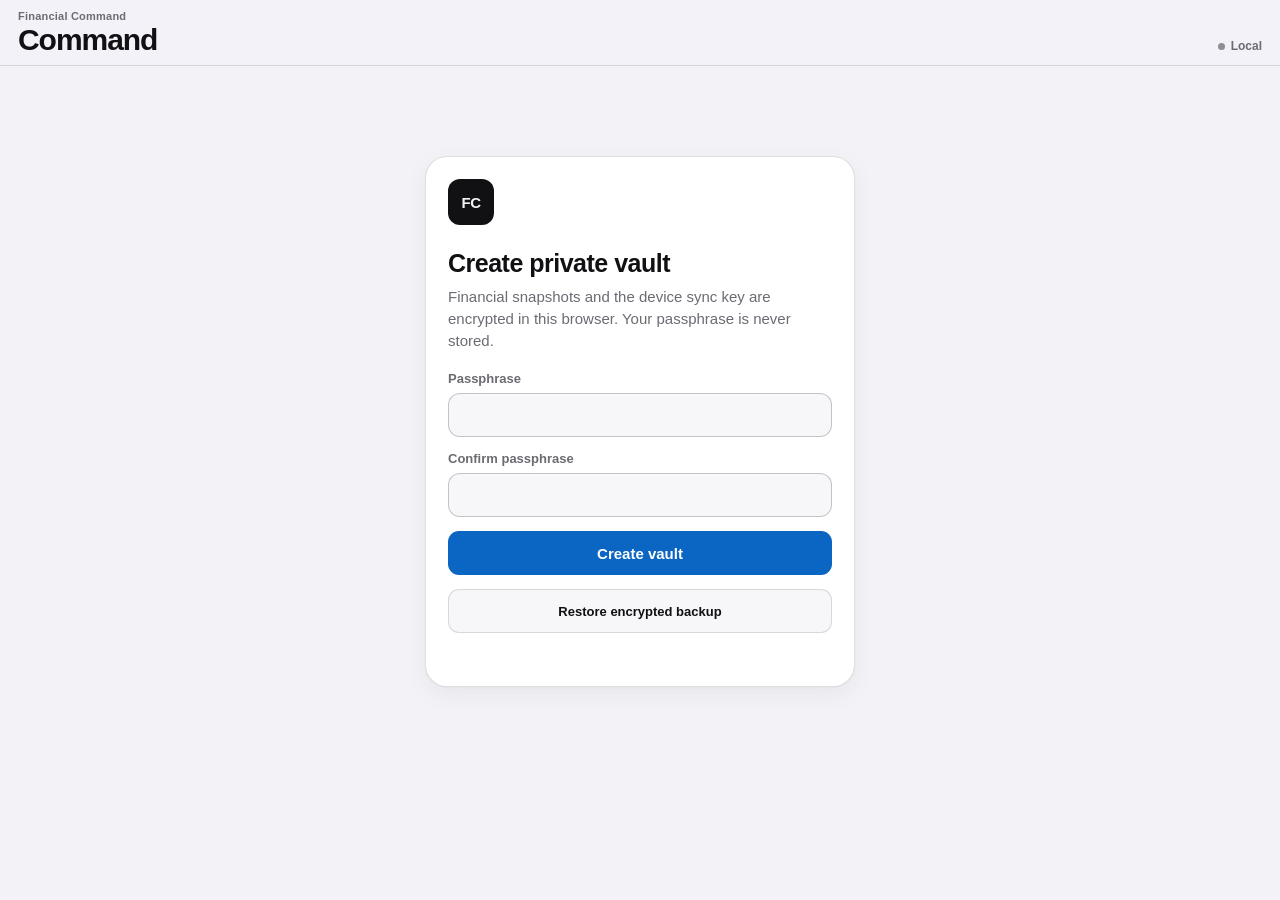
<file: financial-command-app/index.html>
<!doctype html>
<html lang="en">
<head>
  <meta charset="utf-8">
  <meta name="viewport" content="width=device-width,initial-scale=1,viewport-fit=cover,user-scalable=no">
  <meta name="theme-color" content="#f2f2f7" id="themeColor">
  <meta name="referrer" content="no-referrer">
  <meta name="format-detection" content="telephone=no">
  <meta name="apple-mobile-web-app-capable" content="yes">
  <meta name="apple-mobile-web-app-status-bar-style" content="default">
  <meta name="apple-mobile-web-app-title" content="FinCommand">
  <meta http-equiv="Content-Security-Policy" content="default-src 'self'; script-src 'self'; style-src 'self'; img-src 'self' data:; connect-src 'self'; object-src 'none'; base-uri 'none'; form-action 'none'; frame-ancestors 'none'; frame-src 'none'; worker-src 'self'; manifest-src 'self'">
  <link rel="manifest" href="manifest.webmanifest">
  <link rel="icon" href="icon.svg">
  <link rel="stylesheet" href="styles.css">
  <title>Financial Command</title>
</head>
<body>
  <div id="shell">
    <header class="app-header">
      <div>
        <div class="app-kicker">Financial Command</div>
        <h1 id="pageTitle">Command</h1>
      </div>
      <div class="header-actions">
        <span id="headerSync" class="sync-indicator" aria-label="Sync status"><span class="sync-dot"></span><span class="sync-label">Local</span></span>
        <button id="lock" class="icon-button hidden" type="button" aria-label="Lock vault" title="Lock">
          <svg viewBox="0 0 24 24" aria-hidden="true"><path d="M7 10V7a5 5 0 0 1 10 0v3m-11 0h12a1 1 0 0 1 1 1v9H5v-9a1 1 0 0 1 1-1Z"/></svg>
        </button>
      </div>
    </header>

    <main class="content">
      <section id="setup" class="auth-card hidden">
        <div class="auth-mark">FC</div>
        <h2>Create private vault</h2>
        <p>Financial snapshots and the device sync key are encrypted in this browser. Your passphrase is never stored.</p>
        <form id="setupForm" class="form-stack">
          <label>Passphrase<input id="p1" type="password" minlength="10" autocomplete="new-password" required></label>
          <label>Confirm passphrase<input id="p2" type="password" minlength="10" autocomplete="new-password" required></label>
          <button class="primary-button" type="submit">Create vault</button>
          <label class="file-button">Restore encrypted backup<input id="restoreBackupSetup" type="file" accept="application/json,.json"></label>
          <p id="setupMsg" class="form-message" aria-live="polite"></p>
        </form>
      </section>

      <section id="unlock" class="auth-card hidden">
        <div class="auth-mark">FC</div>
        <h2>Unlock Financial Command</h2>
        <p>Decryption happens on this device.</p>
        <form id="unlockForm" class="form-stack">
          <label>Passphrase<input id="up" type="password" autocomplete="current-password" required></label>
          <button class="primary-button" type="submit">Unlock</button>
          <p id="unlockMsg" class="form-message" aria-live="polite"></p>
        </form>
      </section>

      <div id="app" class="hidden">
        <section class="tab-view active" data-view="overview" aria-labelledby="tab-overview">
          <div class="status-card" role="status" aria-live="polite">
            <div class="status-topline">
              <div class="status-badge"><span id="statusDot" class="status-dot"></span><span id="statusText">NO DATA</span></div>
              <div class="asof"><span id="reportDate">—</span><small id="freshness">No report yet</small></div>
            </div>
            <p id="bottomLine" class="status-summary">Automatic encrypted sync is available after pairing.</p>
            <div id="qualityFlags" class="quality-row"></div>
          </div>

          <div class="metric-strip" role="list">
            <article role="listitem"><span>Known assets</span><strong id="knownAssets">—</strong><small id="assetDelta">—</small></article>
            <article role="listitem"><span>Invested</span><strong id="investedAssets">—</strong><small>tracked capital</small></article>
            <article role="listitem"><span>Liquid cash</span><strong id="liquidCash">—</strong><small id="cashCoverage">—</small></article>
          </div>

          <section class="section-block">
            <div class="section-header">
              <div><span class="section-label">Trend</span><h2>Balance history</h2></div>
              <div class="segmented" id="trendControl" role="tablist" aria-label="Trend metric">
                <button class="segment active" data-trend="assets" type="button">Assets</button>
                <button class="segment" data-trend="cash" type="button">Cash</button>
              </div>
            </div>
            <div class="chart-card">
              <div class="chart-head"><strong id="trendValue">—</strong><span id="trendChange">No history</span></div>
              <svg id="trendChart" class="line-chart" viewBox="0 0 600 190" preserveAspectRatio="none" role="img" aria-label="Financial trend chart. Current value and change are provided in text above."></svg>
              <div id="trendDates" class="chart-axis"><span>—</span><span>—</span></div>
            </div>
          </section>

          <section class="section-block">
            <div class="section-header"><div><span class="section-label">Today</span><h2>Decision queue</h2></div></div>
            <div class="decision-list">
              <article class="decision primary-decision"><span class="decision-index">01</span><div><small>Highest value</small><p id="highestAction">—</p></div></article>
              <article class="decision"><span class="decision-index">02</span><div><small>Core action</small><p id="coreAction">—</p></div></article>
              <article class="decision"><span class="decision-index">03</span><div><small>Speculative</small><p id="specAction">—</p></div></article>
            </div>
          </section>

          <section class="section-block">
            <div class="section-header"><div><span class="section-label">Liquidity</span><h2>Emergency runway</h2></div><span id="liquidityGate" class="pill">Unknown</span></div>
            <div class="runway-card">
              <div class="ring-wrap">
                <svg class="progress-ring" viewBox="0 0 120 120" aria-hidden="true"><circle class="ring-track" cx="60" cy="60" r="50"/><circle id="efRing" class="ring-value" cx="60" cy="60" r="50"/></svg>
                <div class="ring-label"><strong id="efPct">—</strong><span>funded</span></div>
              </div>
              <div class="runway-copy"><span>Emergency fund</span><strong id="efText">—</strong><div class="runway-row"><span>Immediate cash</span><b id="availableCash">—</b></div><div class="runway-row"><span>Near-term obligations</span><b id="obligations">—</b></div></div>
            </div>
          </section>
        </section>

        <section class="tab-view" data-view="cashflow" aria-labelledby="tab-cashflow">
          <section class="section-block first-block">
            <div class="section-header"><div><span class="section-label">Protect first</span><h2>Cash required now</h2></div></div>
            <div class="protect-grid" role="list"><article role="listitem"><span>Spendable now</span><strong id="protectCash">—</strong></article><article role="listitem"><span>Near-term required</span><strong id="protectDue">—</strong></article><article class="priority-gap" role="listitem"><span>Funding gap</span><strong id="protectGap">—</strong></article></div>
          </section>

          <section class="section-block">
            <div class="section-header"><div><span class="section-label">Fund next</span><h2>Goal pipeline</h2></div><span id="monthlyGoalLoad" class="pill">Needs goal pacing</span></div>
            <div id="goalConflict" class="signal WATCH">Goal capacity needs reliable income and target dates.</div>
            <div id="goalList" class="goal-list"></div>
            <details class="settings-details goal-editor"><summary><span><small>Private planning</small>Add a future goal</span><svg viewBox="0 0 24 24" aria-hidden="true"><path d="m9 6 6 6-6 6"/></svg></summary><form id="goalForm" class="details-body goal-form"><label>Goal name<input id="goalName" maxlength="60" required></label><div class="form-grid"><label>Target amount<input id="goalTarget" type="number" min="1" step="1" inputmode="decimal" required></label><label>Already saved<input id="goalCurrent" type="number" min="0" step="1" inputmode="decimal"></label></div><div class="form-grid"><label>Monthly plan<input id="goalMonthly" type="number" min="0" step="1" inputmode="decimal"></label><label>Target date<input id="goalDate" type="date"></label></div><label>Horizon<select id="goalHorizon"><option>Now</option><option>Next</option><option>Later</option><option>Long term</option></select></label><button class="primary-button" type="submit">Save goal locally</button><p id="goalMsg" class="form-message" aria-live="polite"></p></form></details>
          </section>

          <section class="section-block first-block">
            <div class="section-header"><div><span class="section-label">This month</span><h2>Spending</h2></div><span id="spendVerdict" class="pill">—</span></div>
            <div class="big-number"><strong id="spendMtd">—</strong><span>reconciled economic spending</span></div>
            <div class="comparison-bars" id="spendBars"></div>
          </section>

          <section class="section-block">
            <div class="section-header"><div><span class="section-label">Behavior</span><h2>Signals</h2></div></div>
            <div id="spendObservations" class="signal-list"></div>
          </section>

          <section class="section-block">
            <div class="section-header"><div><span class="section-label">Cash controls</span><h2>Obligations & debt</h2></div></div>
            <div class="detail-grid">
              <article><span>Raw linked spend</span><strong id="spendRaw">—</strong></article>
              <article><span>3-mo average</span><strong id="spendAvg">—</strong></article>
              <article><span>Marketplace</span><strong id="marketplace">—</strong></article>
              <article><span>Revolving cards</span><strong id="revolving">—</strong></article>
              <article><span>Highest purchase APR</span><strong id="highestApr">—</strong></article>
              <article><span>Near-term obligations</span><strong id="obligations2">—</strong></article>
            </div>
          </section>
        </section>

        <section class="tab-view" data-view="portfolio" aria-labelledby="tab-portfolio">
          <section class="section-block first-block">
            <div class="section-header"><div><span class="section-label">Allocation</span><h2>Portfolio map</h2></div><span id="specBadge" class="pill">—</span></div>
            <div class="portfolio-mode" aria-label="Portfolio data views"><span class="pill good">Integrated planning · active</span><span class="pill">Verified linked · unavailable in feed</span></div>
            <p id="portfolioSource" class="provenance">Integrated planning allocation · source pending</p>
            <div class="portfolio-layout">
              <div class="donut-wrap"><div id="portfolioDonut" class="donut"><div><strong id="portfolioTotal">—</strong><span>invested</span></div></div></div>
              <div id="portfolioLegend" class="legend"></div>
            </div>
          </section>

          <section class="section-block">
            <div class="section-header"><div><span class="section-label">Risk budget</span><h2>Concentration</h2></div></div>
            <div id="riskBars" class="risk-bars"></div>
          </section>

          <section class="section-block">
            <div class="section-header"><div><span class="section-label">Retirement</span><h2>Contribution controls</h2></div></div>
            <div class="retirement-card">
              <div class="retire-row"><span>TSP balance</span><strong id="tspBalance">—</strong></div>
              <div class="retire-row"><span>Roth TSP election</span><strong id="rothTspPct">—</strong></div>
              <div class="progress-row"><div><span>TSP employee YTD</span><strong id="tspProgressText">—</strong></div><div class="mini-track"><div id="tspBar" class="mini-fill"></div></div></div>
              <div class="progress-row"><div><span>IRA YTD</span><strong id="iraProgressText">—</strong></div><div class="mini-track"><div id="iraBar" class="mini-fill secondary"></div></div></div>
              <div class="target-mix"><span>TSP target</span><strong id="tspMix">—</strong></div>
            </div>
          </section>
        </section>

        <section class="tab-view" data-view="learn" aria-labelledby="tab-learn">
          <section class="section-block first-block">
            <div class="section-header"><div><span class="section-label">Build your edge</span><h2>Reading queue</h2></div><span id="readingCount" class="pill">0 complete</span></div>
            <div class="learn-progress"><div id="learnProgress" class="learn-progress-fill"></div></div>
            <div id="readingList" class="reading-list"></div>
          </section>
        </section>

        <section class="tab-view" data-view="settings" aria-labelledby="tab-settings">
          <section class="section-block first-block">
            <div class="section-header"><div><span class="section-label">Automatic sync</span><h2>Encrypted feed</h2></div><span id="syncState" class="pill">Not paired</span></div>
            <p id="syncDetail" class="settings-copy">Generate a device key, then send the public Sync Code to ChatGPT. The private key stays encrypted in this vault.</p>
            <div class="button-row"><button id="enableSync" class="primary-button" type="button">Enable sync</button><button id="copyCode" class="secondary-button hidden" type="button">Copy Sync Code</button><button id="syncNow" class="secondary-button hidden" type="button">Sync now</button></div>
            <p id="syncMsg" class="form-message" aria-live="polite"></p>
          </section>

          <section class="section-block">
            <details class="settings-details">
              <summary><span><small>Fallback</small>Manual report import</span><svg viewBox="0 0 24 24" aria-hidden="true"><path d="m9 6 6 6-6 6"/></svg></summary>
              <div class="details-body"><textarea id="json" rows="7" spellcheck="false" autocapitalize="off" autocomplete="off" placeholder='{"schema_version":"1.0", ...}'></textarea><button id="import" class="primary-button" type="button">Validate & import</button><p id="importMsg" class="form-message"></p></div>
            </details>
          </section>

          <section class="section-block">
            <div class="section-header"><div><span class="section-label">History</span><h2>Snapshots</h2></div><span id="historyCount" class="pill">0</span></div>
            <div id="historyList" class="history-list"></div>
          </section>

          <section class="section-block">
            <div class="section-header"><div><span class="section-label">App</span><h2>Privacy & updates</h2></div><span id="appVersion" class="pill">Loading…</span></div>
            <div class="settings-list">
              <div><span>Appearance</span><strong>Follows iPhone system</strong></div>
              <div><span>App updates</span><strong>Automatic in place</strong></div>
              <div><span>Build</span><strong id="appBuild">—</strong></div>
              <div><span>Financial storage</span><strong>Encrypted locally</strong></div>
              <div><span>Network access</span><strong>App + encrypted feed only</strong></div>
            </div>
            <div class="button-row"><button id="export" class="secondary-button" type="button">Export encrypted backup</button><label class="file-button">Restore encrypted backup<input id="restoreBackup" type="file" accept="application/json,.json"></label><button id="wipe" class="destructive-button" type="button">Wipe local vault</button></div>
            <p id="privacyMsg" class="form-message"></p>
          </section>
        </section>
      </div>
    </main>

    <nav id="tabBar" class="tab-bar hidden" aria-label="Primary navigation">
      <button id="tab-overview" class="tab-button active" data-tab="overview" type="button" aria-current="page"><svg viewBox="0 0 24 24" aria-hidden="true"><path d="M4 13h6V4H4v9Zm0 7h6v-4H4v4Zm10 0h6v-9h-6v9Zm0-16v4h6V4h-6Z"/></svg><span>Command</span></button>
      <button id="tab-cashflow" class="tab-button" data-tab="cashflow" type="button"><svg viewBox="0 0 24 24" aria-hidden="true"><path d="M4 18V9m5 9V5m5 13v-6m5 6V3"/></svg><span>Plan</span></button>
      <button id="tab-portfolio" class="tab-button" data-tab="portfolio" type="button"><svg viewBox="0 0 24 24" aria-hidden="true"><path d="M12 3v9h9A9 9 0 1 1 12 3Zm3 0a6 6 0 0 1 6 6h-6V3Z"/></svg><span>Invest</span></button>
      <button id="tab-learn" class="tab-button" data-tab="learn" type="button"><svg viewBox="0 0 24 24" aria-hidden="true"><path d="M4 5.5A3.5 3.5 0 0 1 7.5 2H11v17H7.5A3.5 3.5 0 0 0 4 22V5.5Zm16 0A3.5 3.5 0 0 0 16.5 2H13v17h3.5A3.5 3.5 0 0 1 20 22V5.5Z"/></svg><span>Learn</span></button>
      <button id="tab-settings" class="tab-button" data-tab="settings" type="button"><svg viewBox="0 0 24 24" aria-hidden="true"><path d="M12 15.5A3.5 3.5 0 1 0 12 8a3.5 3.5 0 0 0 0 7.5ZM19.4 15a1.8 1.8 0 0 0 .36 2l.06.06-2.76 2.76-.06-.06a1.8 1.8 0 0 0-2-.36 1.8 1.8 0 0 0-1.1 1.65V21H10v-.09A1.8 1.8 0 0 0 8.9 19.3a1.8 1.8 0 0 0-2 .36l-.06.06-2.76-2.76.06-.06a1.8 1.8 0 0 0 .36-2 1.8 1.8 0 0 0-1.65-1.1H2V10h.85A1.8 1.8 0 0 0 4.5 8.9a1.8 1.8 0 0 0-.36-2l-.06-.06 2.76-2.76.06.06a1.8 1.8 0 0 0 2 .36A1.8 1.8 0 0 0 10 2.85V2h4v.85a1.8 1.8 0 0 0 1.1 1.65 1.8 1.8 0 0 0 2-.36l.06-.06 2.76 2.76-.06.06a1.8 1.8 0 0 0-.36 2A1.8 1.8 0 0 0 21.15 10H22v4h-.85A1.8 1.8 0 0 0 19.4 15Z"/></svg><span>More</span></button>
    </nav>
  </div>
  <script src="app.js" defer></script>
</body>
</html>
</file>
<file: financial-command-app/styles.css>
:root {
  color-scheme: light dark;
  --bg: #f2f2f7;
  --surface: #ffffff;
  --surface-2: #f7f7fa;
  --surface-3: #ececf1;
  --text: #111114;
  --muted: #6b6b73;
  --subtle: #8e8e93;
  --line: rgba(60,60,67,.16);
  --line-strong: rgba(60,60,67,.28);
  --accent: #0a66c2;
  --accent-soft: rgba(10,102,194,.10);
  --green: #168343;
  --amber: #ad6800;
  --red: #c62828;
  --purple: #6f52a2;
  --cyan: #0e7490;
  --shadow: 0 1px 2px rgba(0,0,0,.03), 0 8px 26px rgba(0,0,0,.05);
  --safe-top: env(safe-area-inset-top, 0px);
  --safe-bottom: env(safe-area-inset-bottom, 0px);
}
@media (prefers-color-scheme: dark) {
  :root {
    --bg: #000000;
    --surface: #1c1c1e;
    --surface-2: #242426;
    --surface-3: #2c2c2e;
    --text: #f5f5f7;
    --muted: #a1a1a8;
    --subtle: #8e8e93;
    --line: rgba(235,235,245,.14);
    --line-strong: rgba(235,235,245,.24);
    --accent: #4aa3ff;
    --accent-soft: rgba(74,163,255,.12);
    --green: #4cc875;
    --amber: #ffb84d;
    --red: #ff6961;
    --purple: #b29ad8;
    --cyan: #67c7df;
    --shadow: none;
  }
}
* { box-sizing: border-box; }
html { -webkit-text-size-adjust: 100%; background: var(--bg); }
body { margin: 0; background: var(--bg); color: var(--text); font-family: -apple-system,BlinkMacSystemFont,"SF Pro Text","Segoe UI",sans-serif; font-size: 15px; -webkit-font-smoothing: antialiased; }
button,input,textarea,select { font: inherit; }
button { -webkit-tap-highlight-color: transparent; }
.hidden { display: none !important; }
#shell { min-height: 100dvh; }
.app-header { position: sticky; top: 0; z-index: 30; display: flex; align-items: flex-end; justify-content: space-between; gap: 14px; padding: calc(10px + var(--safe-top)) 18px 10px; background: color-mix(in srgb, var(--bg) 88%, transparent); backdrop-filter: saturate(180%) blur(22px); -webkit-backdrop-filter: saturate(180%) blur(22px); border-bottom: 1px solid var(--line); }
.app-kicker { color: var(--muted); font-size: 11px; font-weight: 600; letter-spacing: .02em; }
h1 { margin: 2px 0 0; font-size: 30px; line-height: 1.04; letter-spacing: -.035em; font-weight: 760; }
h2 { margin: 1px 0 0; font-size: 20px; letter-spacing: -.02em; }
.header-actions { display: flex; align-items: center; gap: 10px; padding-bottom: 2px; }
.sync-indicator { display: inline-flex; align-items: center; gap: 6px; color: var(--muted); font-size: 12px; font-weight: 600; }
.sync-dot { width: 7px; height: 7px; border-radius: 50%; background: var(--subtle); }
.sync-indicator.good .sync-dot { background: var(--green); }
.sync-indicator.warn .sync-dot { background: var(--amber); }
.sync-indicator.bad .sync-dot { background: var(--red); }
.icon-button { width: 38px; height: 38px; padding: 0; display: grid; place-items: center; background: var(--surface); border: 1px solid var(--line); border-radius: 50%; color: var(--text); box-shadow: var(--shadow); }
.icon-button svg { width: 18px; height: 18px; fill: none; stroke: currentColor; stroke-width: 1.8; stroke-linecap: round; stroke-linejoin: round; }
.content { max-width: 820px; margin: 0 auto; padding: 12px 14px calc(92px + var(--safe-bottom)); }
.auth-card { max-width: 430px; margin: 8vh auto 0; background: var(--surface); border: 1px solid var(--line); border-radius: 22px; padding: 22px; box-shadow: var(--shadow); }
.auth-mark { width: 46px; height: 46px; display: grid; place-items: center; border-radius: 12px; background: var(--text); color: var(--bg); font-weight: 800; letter-spacing: -.03em; margin-bottom: 24px; }
.auth-card h2 { font-size: 25px; }
.auth-card > p { margin: 8px 0 20px; color: var(--muted); line-height: 1.45; }
.form-stack { display: grid; gap: 14px; }
label { display: grid; gap: 7px; font-size: 13px; color: var(--muted); font-weight: 600; }
input,textarea,select { width: 100%; border: 1px solid var(--line-strong); border-radius: 12px; background: var(--surface-2); color: var(--text); padding: 12px 13px; font-size: 16px; outline: none; }
input:focus,textarea:focus { border-color: var(--accent); box-shadow: 0 0 0 3px var(--accent-soft); }
button:focus-visible,a:focus-visible,summary:focus-visible,input:focus-visible,textarea:focus-visible,select:focus-visible { outline: 3px solid var(--accent); outline-offset: 2px; }
textarea { resize: vertical; min-height: 145px; font-family: ui-monospace,SFMono-Regular,Menlo,monospace; font-size: 13px; }
.primary-button,.secondary-button,.destructive-button,.file-button { min-height: 44px; border-radius: 11px; padding: 10px 14px; font-weight: 700; border: 1px solid transparent; cursor: pointer; }
.primary-button { background: var(--accent); color: white; }
.secondary-button { background: var(--surface-2); color: var(--text); border-color: var(--line); }
.destructive-button { background: transparent; color: var(--red); border-color: color-mix(in srgb,var(--red) 36%,transparent); }
.file-button { min-height:44px; display:inline-flex; align-items:center; justify-content:center; border-radius:11px; padding:10px 14px; font-weight:700; background:var(--surface-2); color:var(--text); border:1px solid var(--line); cursor:pointer; }
.file-button input { display:none; }
.form-message { min-height: 17px; margin: 0; color: var(--muted); font-size: 12px; line-height: 1.4; }
.tab-view { display: none; }
.tab-view.active { display: block; animation: viewIn .16s ease-out; }
@keyframes viewIn { from { opacity: .55; transform: translateY(2px); } to { opacity: 1; transform: none; } }
.status-card { padding: 16px; margin-bottom: 12px; border-radius: 18px; background: var(--surface); border: 1px solid var(--line); box-shadow: var(--shadow); }
.status-topline { display: flex; align-items: flex-start; justify-content: space-between; gap: 12px; }
.status-badge { display: inline-flex; align-items: center; gap: 8px; font-size: 13px; font-weight: 800; letter-spacing: .035em; }
.status-dot { width: 9px; height: 9px; border-radius: 50%; background: var(--subtle); }
.status-dot.GREEN { background: var(--green); }.status-dot.YELLOW { background: var(--amber); }.status-dot.RED { background: var(--red); }
.asof { text-align: right; display: grid; gap: 2px; }
.asof > span { font-weight: 700; font-size: 13px; }.asof small { color: var(--muted); font-size: 11px; }
.status-summary { font-size: 16px; line-height: 1.4; margin: 16px 0 12px; max-width: 670px; }
.quality-row { display: flex; flex-wrap: wrap; gap: 6px; }
.quality-chip { display: inline-flex; align-items: center; min-height: 25px; padding: 4px 8px; background: var(--surface-2); border-radius: 7px; color: var(--muted); font-size: 11px; font-weight: 600; }
.quality-chip.warn { color: var(--amber); }.quality-chip.bad { color: var(--red); }.quality-chip.good { color: var(--green); }
.metric-strip { display: grid; grid-template-columns: repeat(3,minmax(0,1fr)); gap: 8px; margin-bottom: 22px; }
.metric-strip article { min-width: 0; background: var(--surface); border: 1px solid var(--line); border-radius: 15px; padding: 13px; }
.metric-strip span,.metric-strip small { display: block; color: var(--muted); font-size: 11px; }
.metric-strip strong { display: block; margin: 5px 0 3px; font-size: clamp(18px,5vw,24px); letter-spacing: -.035em; white-space: nowrap; overflow: hidden; text-overflow: ellipsis; }
.section-block { margin: 0 0 26px; }.first-block { margin-top: 4px; }
.section-header { min-height: 43px; display: flex; align-items: flex-end; justify-content: space-between; gap: 12px; margin: 0 2px 9px; }
.section-label { display: block; color: var(--muted); font-size: 10px; font-weight: 700; text-transform: uppercase; letter-spacing: .08em; }
.segmented { display: flex; padding: 2px; border-radius: 9px; background: var(--surface-3); }
.segment { min-height: 30px; padding: 5px 10px; border: 0; border-radius: 7px; background: transparent; color: var(--muted); font-size: 12px; font-weight: 650; }
.segment.active { background: var(--surface); color: var(--text); box-shadow: 0 1px 3px rgba(0,0,0,.08); }
.chart-card,.runway-card,.retirement-card { background: var(--surface); border: 1px solid var(--line); border-radius: 17px; padding: 14px; box-shadow: var(--shadow); }
.chart-head { display: flex; align-items: baseline; justify-content: space-between; gap: 12px; }
.chart-head strong { font-size: 28px; letter-spacing: -.04em; }.chart-head span { font-size: 12px; color: var(--muted); }
.line-chart { display: block; width: 100%; height: 155px; overflow: visible; margin-top: 5px; }
.chart-axis { display: flex; justify-content: space-between; color: var(--subtle); font-size: 10px; }
.decision-list { background: var(--surface); border: 1px solid var(--line); border-radius: 17px; overflow: hidden; }
.decision { display: grid; grid-template-columns: 35px minmax(0,1fr); gap: 10px; padding: 14px; border-bottom: 1px solid var(--line); }
.decision:last-child { border-bottom: 0; }.primary-decision { background: linear-gradient(90deg,var(--accent-soft),transparent 65%); }
.decision-index { color: var(--subtle); font-size: 11px; font-weight: 700; padding-top: 2px; }
.decision small { color: var(--muted); font-size: 10px; text-transform: uppercase; letter-spacing: .07em; font-weight: 700; }
.decision p { margin: 3px 0 0; line-height: 1.35; font-weight: 580; }
.pill { min-height: 26px; display: inline-flex; align-items: center; border-radius: 999px; padding: 4px 9px; background: var(--surface-3); color: var(--muted); font-size: 11px; font-weight: 700; white-space: nowrap; }
.pill.good { color: var(--green); background: color-mix(in srgb,var(--green) 12%,transparent); }.pill.warn { color: var(--amber); background: color-mix(in srgb,var(--amber) 12%,transparent); }.pill.bad { color: var(--red); background: color-mix(in srgb,var(--red) 12%,transparent); }
.runway-card { display: grid; grid-template-columns: 116px minmax(0,1fr); align-items: center; gap: 16px; }
.ring-wrap { position: relative; width: 112px; height: 112px; }.progress-ring { width: 112px; height: 112px; transform: rotate(-90deg); }
.ring-track,.ring-value { fill: none; stroke-width: 9; }.ring-track { stroke: var(--surface-3); }.ring-value { stroke: var(--accent); stroke-linecap: round; stroke-dasharray: 314.159; stroke-dashoffset: 314.159; transition: stroke-dashoffset .3s ease; }
.ring-label { position: absolute; inset: 0; display: grid; place-content: center; text-align: center; }.ring-label strong { font-size: 21px; }.ring-label span { color: var(--muted); font-size: 10px; }
.runway-copy > span { color: var(--muted); font-size: 11px; }.runway-copy > strong { display: block; margin: 3px 0 10px; font-size: 23px; letter-spacing: -.03em; }
.runway-row { display: flex; justify-content: space-between; gap: 12px; padding-top: 8px; margin-top: 7px; border-top: 1px solid var(--line); font-size: 12px; }.runway-row span { color: var(--muted); }
.big-number { background: var(--surface); border: 1px solid var(--line); border-radius: 17px 17px 0 0; padding: 16px; border-bottom: 0; }.big-number strong { display: block; font-size: 34px; letter-spacing: -.045em; }.big-number span { color: var(--muted); font-size: 12px; }
.comparison-bars { display: grid; gap: 11px; background: var(--surface); border: 1px solid var(--line); border-radius: 0 0 17px 17px; padding: 5px 16px 15px; }
.comp-row { display: grid; grid-template-columns: 92px minmax(0,1fr) 72px; gap: 9px; align-items: center; }.comp-row span { color: var(--muted); font-size: 11px; }.comp-row strong { text-align: right; font-size: 12px; }
.comp-track { height: 9px; background: var(--surface-3); border-radius: 999px; overflow: hidden; }.comp-fill { height: 100%; background: var(--accent); border-radius: inherit; min-width: 2px; }.comp-fill.market { background: var(--purple); }.comp-fill.avg { background: var(--cyan); }
.signal-list { display: grid; gap: 8px; }.signal { display: grid; grid-template-columns: auto minmax(0,1fr); gap: 10px; padding: 13px 14px; background: var(--surface); border: 1px solid var(--line); border-radius: 14px; }
.signal-mark { width: 9px; height: 9px; border-radius: 50%; margin-top: 5px; background: var(--amber); }.signal.HEALTHY .signal-mark { background: var(--green); }.signal.CHANGE .signal-mark { background: var(--red); }
.signal strong { display: block; font-size: 14px; }.signal p { margin: 4px 0 0; color: var(--muted); font-size: 12px; line-height: 1.45; }
.detail-grid { display: grid; grid-template-columns: repeat(2,minmax(0,1fr)); gap: 8px; }.detail-grid article { background: var(--surface); border: 1px solid var(--line); border-radius: 14px; padding: 13px; }.detail-grid span { display: block; color: var(--muted); font-size: 11px; }.detail-grid strong { display: block; margin-top: 5px; font-size: 18px; letter-spacing: -.025em; }
.portfolio-layout { display: grid; grid-template-columns: 150px minmax(0,1fr); gap: 20px; align-items: center; background: var(--surface); border: 1px solid var(--line); border-radius: 17px; padding: 16px; }
.donut-wrap { display: grid; place-items: center; }.donut { width: 142px; aspect-ratio: 1; border-radius: 50%; display: grid; place-items: center; background: conic-gradient(var(--surface-3) 0 100%); position: relative; }
.donut::after { content: ""; position: absolute; width: 91px; aspect-ratio: 1; border-radius: 50%; background: var(--surface); }.donut > div { z-index: 1; text-align: center; max-width: 80px; }.donut strong { display: block; font-size: 19px; letter-spacing: -.03em; }.donut span { color: var(--muted); font-size: 10px; }
.legend { display: grid; gap: 10px; }.legend-row { display: grid; grid-template-columns: 10px 1fr auto; align-items: center; gap: 8px; font-size: 12px; }.legend-swatch { width: 8px; height: 8px; border-radius: 3px; }.legend-row span:nth-child(2) { color: var(--muted); }
.risk-bars { display: grid; gap: 9px; }.risk-row { background: var(--surface); border: 1px solid var(--line); border-radius: 14px; padding: 12px 13px; }.risk-top { display: flex; justify-content: space-between; align-items: baseline; gap: 12px; }.risk-top span { color: var(--muted); font-size: 11px; }.risk-top strong { font-size: 14px; }.risk-track { height: 7px; background: var(--surface-3); border-radius: 999px; margin-top: 8px; overflow: hidden; position: relative; }.risk-fill { height: 100%; border-radius: inherit; background: var(--accent); }.risk-fill.warn { background: var(--amber); }.risk-fill.risk { background: var(--purple); }
.retirement-card { display: grid; gap: 12px; }.retire-row,.target-mix { display: flex; justify-content: space-between; align-items: baseline; gap: 12px; }.retire-row span,.target-mix span,.progress-row span { color: var(--muted); font-size: 11px; }
.progress-row > div:first-child { display: flex; justify-content: space-between; gap: 12px; align-items: baseline; }.mini-track { height: 7px; background: var(--surface-3); border-radius: 999px; margin-top: 6px; overflow: hidden; }.mini-fill { width: 0; height: 100%; background: var(--accent); border-radius: inherit; }.mini-fill.secondary { background: var(--purple); }
.target-mix { padding-top: 10px; border-top: 1px solid var(--line); }
.learn-progress { height: 5px; border-radius: 999px; overflow: hidden; background: var(--surface-3); margin: 4px 2px 12px; }.learn-progress-fill { width: 0; height: 100%; background: var(--accent); transition: width .2s ease; }
.reading-list { display: grid; gap: 8px; }.reading-card { background: var(--surface); border: 1px solid var(--line); border-radius: 15px; overflow: hidden; }.reading-main { display: grid; grid-template-columns: 25px minmax(0,1fr); gap: 10px; padding: 13px; }.reading-check { width: 20px; height: 20px; margin: 1px 0 0; accent-color: var(--accent); }.reading-card h3 { margin: 0; font-size: 15px; line-height: 1.3; }.reading-card p { margin: 5px 0 0; color: var(--muted); font-size: 12px; line-height: 1.45; }.reading-meta { margin-top: 8px; display: flex; flex-wrap: wrap; gap: 5px; color: var(--subtle); font-size: 10px; }.reading-link { display: flex; justify-content: space-between; align-items: center; min-height: 42px; padding: 9px 13px; border-top: 1px solid var(--line); color: var(--accent); text-decoration: none; font-size: 12px; font-weight: 700; }
.settings-copy { color: var(--muted); line-height: 1.5; margin: 8px 2px 13px; }.button-row { display: flex; flex-wrap: wrap; gap: 8px; }.settings-details { background: var(--surface); border: 1px solid var(--line); border-radius: 15px; overflow: hidden; }.settings-details summary { list-style: none; display: flex; justify-content: space-between; align-items: center; gap: 12px; min-height: 54px; padding: 11px 14px; cursor: pointer; font-weight: 650; }.settings-details summary::-webkit-details-marker { display:none; }.settings-details summary small { display: block; color: var(--muted); font-size: 10px; font-weight: 600; }.settings-details summary svg { width: 18px; height: 18px; fill: none; stroke: currentColor; stroke-width: 1.8; transition: transform .15s ease; }.settings-details[open] summary svg { transform: rotate(90deg); }.details-body { border-top: 1px solid var(--line); padding: 13px; display: grid; gap: 10px; }
.history-list { background: var(--surface); border: 1px solid var(--line); border-radius: 15px; overflow: hidden; }.history-item { display: grid; grid-template-columns: 76px 1fr auto; gap: 10px; align-items: center; padding: 11px 13px; border-bottom: 1px solid var(--line); }.history-item:last-child { border-bottom: 0; }.history-date strong { display:block; font-size:12px; }.history-date small,.history-main small { color: var(--muted); font-size:10px; }.history-main strong { font-size:13px; }.history-status { font-size:10px; font-weight:800; }.history-status.GREEN { color:var(--green); }.history-status.YELLOW { color:var(--amber); }.history-status.RED { color:var(--red); }
.settings-list { background: var(--surface); border: 1px solid var(--line); border-radius: 15px; overflow: hidden; margin-bottom: 12px; }.settings-list > div { min-height: 46px; display:flex; align-items:center; justify-content:space-between; gap:12px; padding:10px 13px; border-bottom:1px solid var(--line); }.settings-list > div:last-child { border-bottom:0; }.settings-list span { color:var(--muted); font-size:12px; }.settings-list strong { text-align:right; font-size:12px; }
.tab-bar { position: fixed; left: 0; right: 0; bottom: 0; z-index: 40; display: grid; grid-template-columns: repeat(5,1fr); padding: 7px 9px calc(6px + var(--safe-bottom)); background: color-mix(in srgb,var(--surface) 90%,transparent); border-top: 1px solid var(--line); backdrop-filter: saturate(180%) blur(24px); -webkit-backdrop-filter: saturate(180%) blur(24px); }
.tab-button { min-width: 0; min-height: 46px; display: grid; justify-items: center; align-content: center; gap: 2px; border: 0; background: transparent; color: var(--subtle); padding: 3px 0; font-size: 9px; font-weight: 650; }.tab-button svg { width: 21px; height: 21px; fill: none; stroke: currentColor; stroke-width: 1.8; stroke-linecap: round; stroke-linejoin: round; }.tab-button.active { color: var(--accent); }
@media (max-width: 390px) { .content { padding-left: 11px; padding-right: 11px; }.metric-strip article { padding: 11px; }.metric-strip strong { font-size: 18px; }.portfolio-layout { grid-template-columns: 128px minmax(0,1fr); gap: 12px; }.donut { width: 122px; }.donut::after { width: 78px; }.runway-card { grid-template-columns: 105px minmax(0,1fr); gap: 12px; }.ring-wrap,.progress-ring { width: 100px; height: 100px; } }
@media (min-width: 700px) { .content { padding-top: 18px; }.metric-strip { grid-template-columns: repeat(3,1fr); }.detail-grid { grid-template-columns: repeat(3,1fr); }.tab-bar { left: 50%; transform: translateX(-50%); max-width: 760px; border: 1px solid var(--line); border-bottom: 0; border-radius: 18px 18px 0 0; } }
@media (prefers-reduced-motion: reduce) { * { animation: none !important; transition: none !important; scroll-behavior: auto !important; } }

.history-item { grid-template-columns: 76px minmax(0,1fr) auto auto; }
.history-delete { min-width: 44px; min-height: 36px; border: 0; border-radius: 10px; padding: 0 9px; background: color-mix(in srgb,var(--red) 10%,transparent); color: var(--red); font: inherit; font-size: 11px; font-weight: 750; cursor: pointer; }
.history-delete:focus-visible { outline: 2px solid var(--accent); outline-offset: 2px; }
.history-empty { grid-template-columns: 1fr; }

.protect-grid { display:grid; grid-template-columns:repeat(3,minmax(0,1fr)); gap:8px; }
.protect-grid article { background:var(--surface); border:1px solid var(--line); border-radius:15px; padding:13px; }
.protect-grid span { display:block; color:var(--muted); font-size:11px; }
.protect-grid strong { display:block; margin-top:5px; font-size:20px; letter-spacing:-.03em; }
.protect-grid .priority-gap { background:color-mix(in srgb,var(--red) 8%,var(--surface)); border-color:color-mix(in srgb,var(--red) 26%,var(--line)); }
.goal-list { display:grid; gap:8px; margin:9px 0; }
.goal-card { background:var(--surface); border:1px solid var(--line); border-radius:15px; padding:13px; }
.goal-top { display:flex; justify-content:space-between; gap:12px; align-items:flex-start; }
.goal-top small { color:var(--muted); font-size:10px; text-transform:uppercase; letter-spacing:.06em; }
.goal-top h3 { margin:3px 0 9px; font-size:16px; }
.goal-top > strong { color:var(--accent); }
.goal-meta { display:flex; flex-wrap:wrap; justify-content:space-between; gap:7px; color:var(--muted); font-size:10px; margin-top:8px; }
.goal-delete { min-height:36px; margin-top:10px; border:0; border-radius:9px; padding:6px 10px; color:var(--red); background:color-mix(in srgb,var(--red) 10%,transparent); font-size:11px; font-weight:700; }
.goal-editor { margin-top:9px; }
.form-grid { display:grid; grid-template-columns:1fr 1fr; gap:10px; }
.provenance,.data-warning { color:var(--muted); font-size:11px; line-height:1.45; margin:0 2px 9px; }
.portfolio-mode { display:flex; flex-wrap:wrap; gap:6px; margin:0 2px 7px; }
@media (max-width:390px) { .protect-grid { grid-template-columns:1fr; } }
</file>
